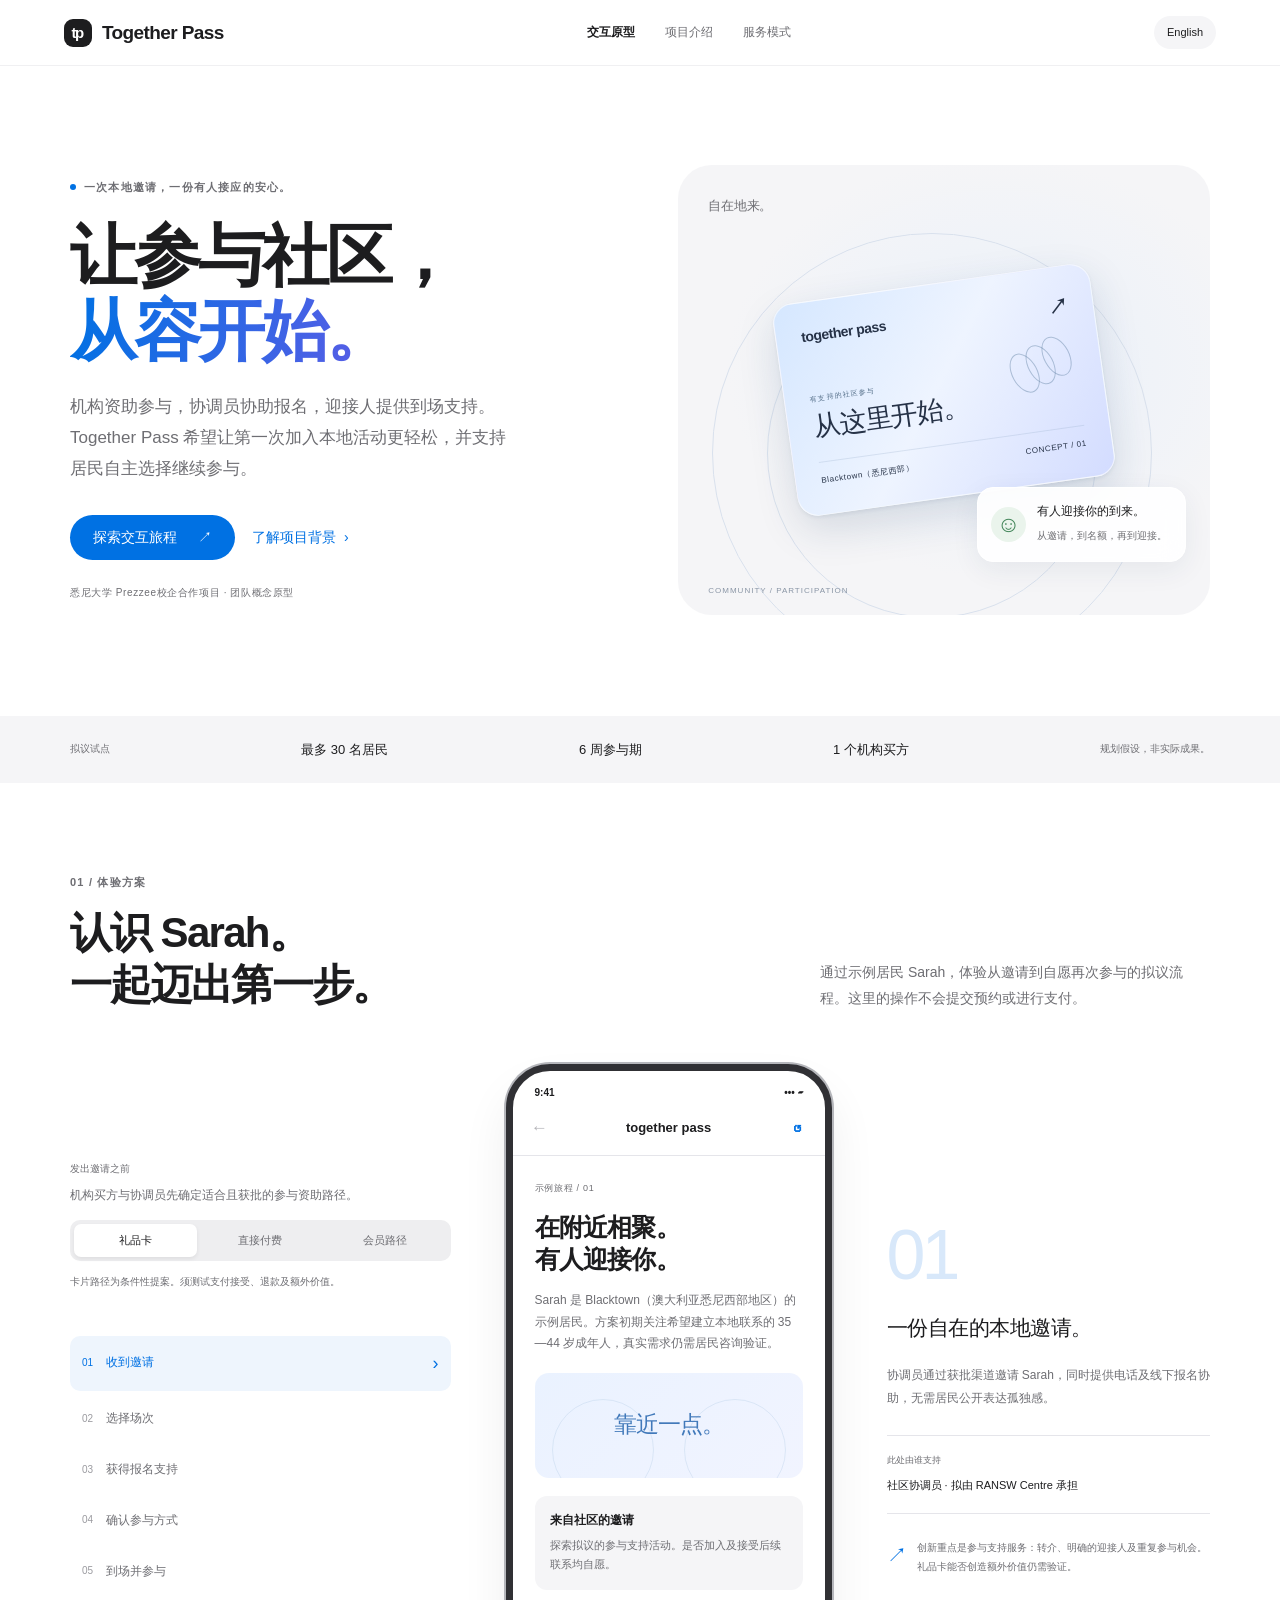
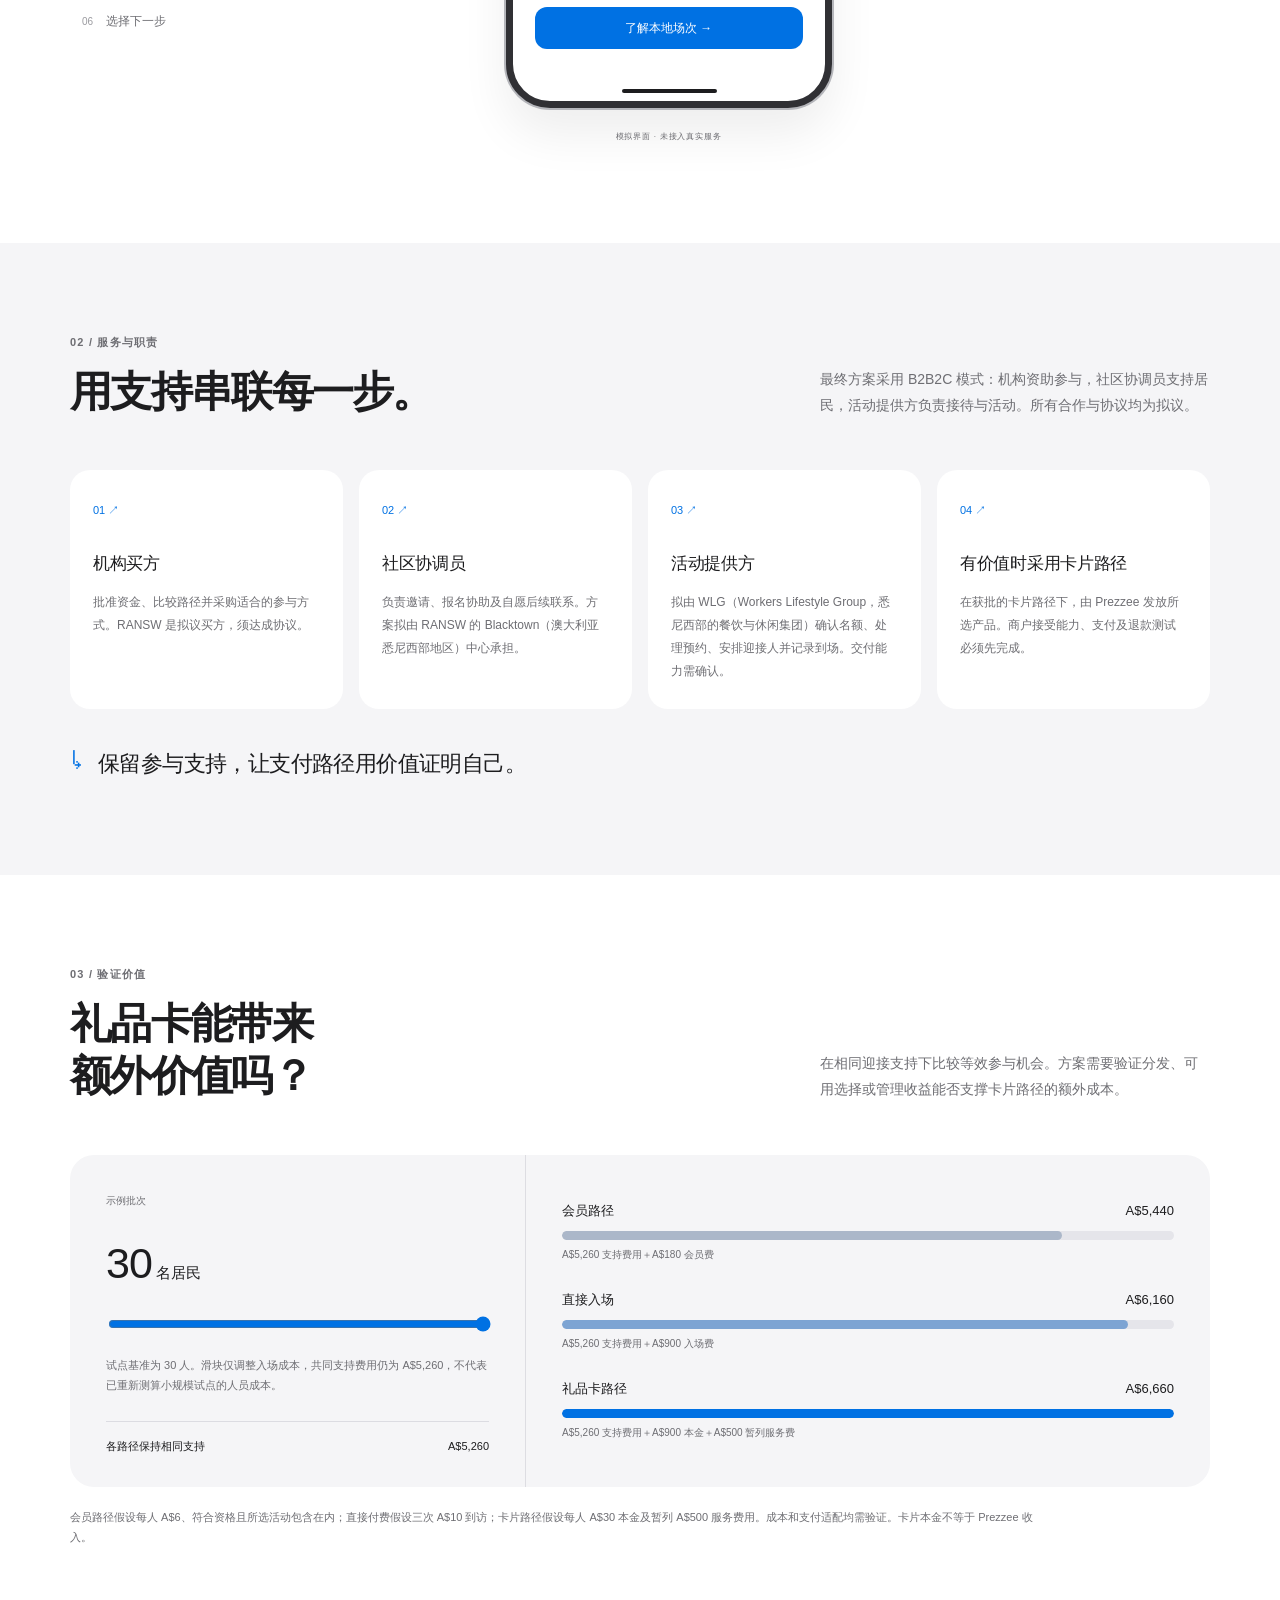
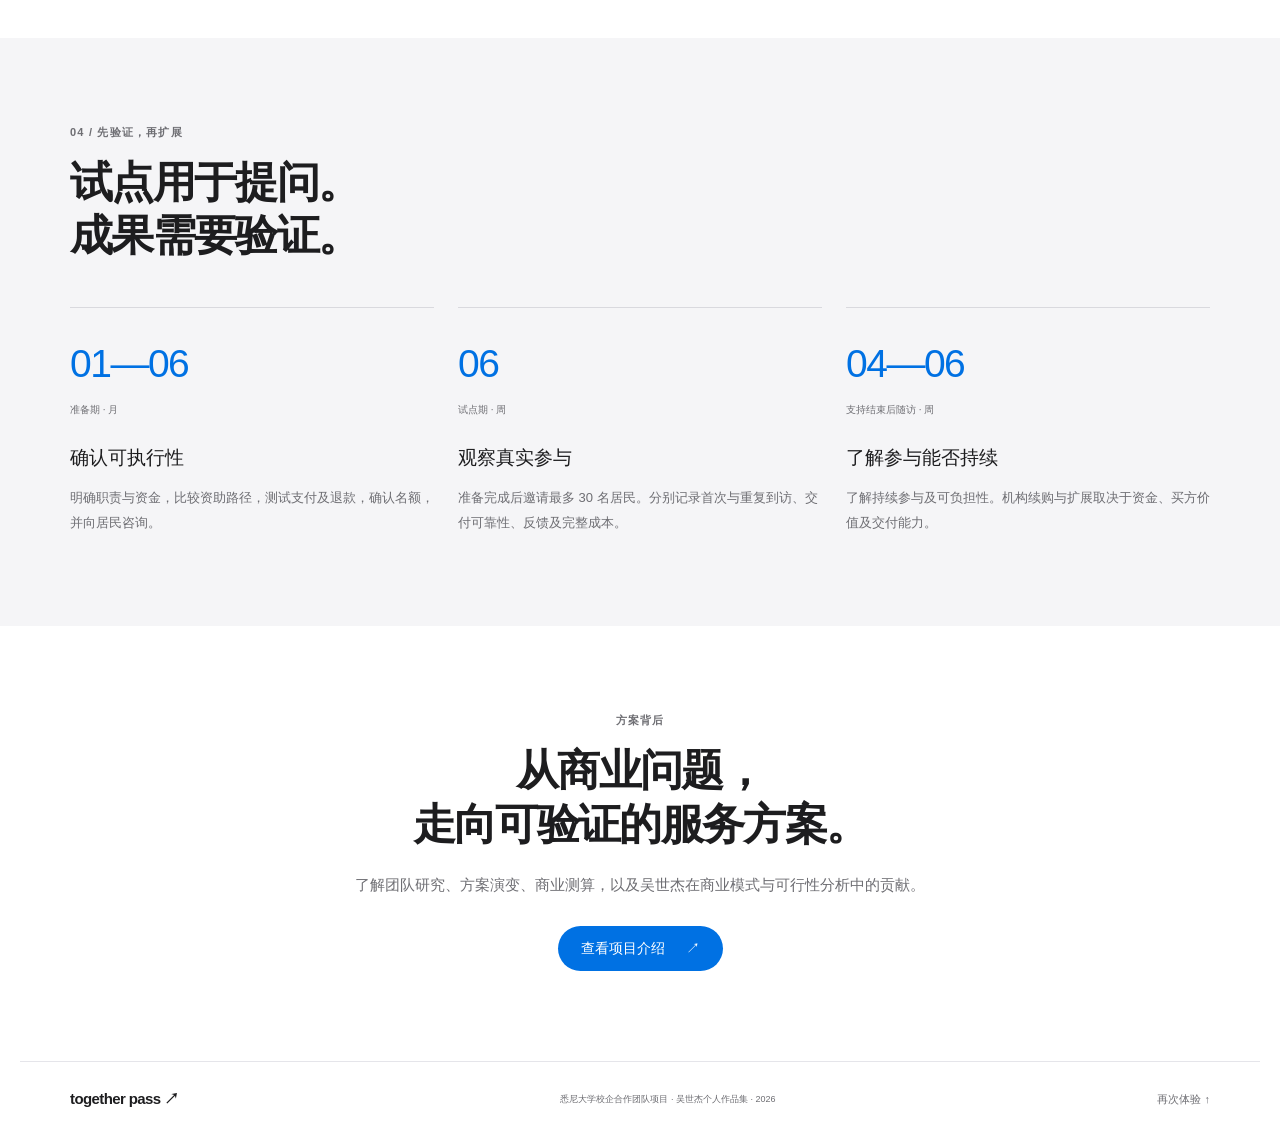
<file: index.html>
<!doctype html><html lang="zh-CN"><head><meta charset="UTF-8"><meta name="viewport" content="width=device-width,initial-scale=1"><meta name="description" content="Together Pass 是悉尼大学校企合作团队项目的机构资助社区参与方案。在这里体验居民参与旅程、资助路径与试点测算。"><meta name="theme-color" content="#f5f5f7"><title>Together Pass · 社区参与支持原型</title><link rel="stylesheet" href="style.css"></head><body>
<header><a class="brand" href="index.html"><span class="brandmark">tp</span>Together Pass</a><nav aria-label="页面导航"><a href="index.html" aria-current="page" data-en="Interactive prototype" data-zh="交互原型"></a><a href="about.html" data-en="About the project" data-zh="项目介绍"></a><a href="index.html#model" data-en="Service model" data-zh="服务模式"></a></nav><button class="lang" id="lang" aria-label="切换为英文">English</button></header>
<main><section class="hero wrap"><div class="hero-copy"><div class="eyebrow"><span class="dot"></span><span data-en="A LOCAL INVITATION. A HUMAN WELCOME." data-zh="一次本地邀请，一份有人接应的安心。"></span></div><h1 data-en="A supported start.<br>A local <i>connection.</i>" data-zh="让参与社区，<br><i>从容开始。</i>"></h1><p class="lede" data-en="An institution funds access. A coordinator helps you join. A named host welcomes you. Explore a proposed service that supports the first visit and the choice to return." data-zh="机构资助参与，协调员协助报名，迎接人提供到场支持。Together Pass 希望让第一次加入本地活动更轻松，并支持居民自主选择继续参与。"></p><a class="button dark" href="#experience"><span data-en="Explore the interactive journey" data-zh="探索交互旅程"></span><span>↗</span></a><a class="hero-about" href="about.html" data-en="Discover the project <span>›</span>" data-zh="了解项目背景 <span>›</span>"></a><div class="hero-caption" data-en="UNIVERSITY OF SYDNEY · INDUSTRY COLLABORATION · GROUP PROJECT" data-zh="悉尼大学 Prezzee校企合作项目 · 团队概念原型"></div></div><div class="hero-art" aria-label="Illustration of a community invitation"><div class="orbit o1"></div><div class="orbit o2"></div><span class="art-note" data-en="Come as you are." data-zh="自在地来。"></span><div class="pass"><div class="pass-top">together pass <span>↗</span></div><div class="pass-symbol"><span></span><span></span><span></span></div><div class="pass-label" data-en="SUPPORTED COMMUNITY ACCESS" data-zh="有支持的社区参与"></div><h2 data-en="A place to begin." data-zh="从这里开始。"></h2><div class="pass-bottom"><span data-en="BLACKTOWN, WESTERN SYDNEY" data-zh="Blacktown（悉尼西部）"></span><span>CONCEPT / 01</span></div></div><div class="welcome-note"><span class="mini-people">☺</span><div><strong data-en="Someone to welcome you." data-zh="有人迎接你的到来。"></strong><small data-en="An invitation. A place. A welcome." data-zh="从邀请，到名额，再到迎接。"></small></div></div><span class="art-index">COMMUNITY / PARTICIPATION</span></div></section>
<div class="context-strip"><div class="wrap"><span data-en="PROPOSED PILOT" data-zh="拟议试点"></span><strong data-en="Up to 30 residents" data-zh="最多 30 名居民"></strong><strong data-en="6 weeks of participation" data-zh="6 周参与期"></strong><strong data-en="1 institutional buyer" data-zh="1 个机构买方"></strong><span data-en="Planning assumptions, not results." data-zh="规划假设，非实际成果。"></span></div></div>
<section class="wrap experience" id="experience"><div class="section-heading"><div><div class="eyebrow" data-en="01 / EXPERIENCE THE IDEA" data-zh="01 / 体验方案"></div><h2 data-en="Meet Sarah.<br>Take the first step." data-zh="认识 Sarah。<br>一起迈出第一步。"></h2></div><p data-en="An illustrative resident, a proposed service. Try the journey from invitation to a voluntary next visit. Nothing here submits a booking or processes a payment." data-zh="通过示例居民 Sarah，体验从邀请到自愿再次参与的拟议流程。这里的操作不会提交预约或进行支付。"></p></div><div class="demo-grid"><div class="journey-left"><div class="route-label" data-en="BEFORE THE INVITATION" data-zh="发出邀请之前"></div><p class="route-intro" data-en="The buyer and coordinator select a suitable, approved access route first." data-zh="机构买方与协调员先确定适合且获批的参与资助路径。"></p><div class="route-picker" role="group" aria-label="Illustrative access route"><button data-route="card"></button><button data-route="direct"></button><button data-route="member"></button></div><p class="route-warning" id="route-warning"></p><div id="steps" class="steps"></div></div><div class="phone-column"><div class="phone"><div class="phone-status"><span>9:41</span><span>••• ▰</span></div><div class="phone-nav"><button id="back" aria-label="Previous step">←</button><span>together pass</span><button id="reset" aria-label="Reset demo">↺</button></div><div id="phone-content" aria-live="polite"></div><div class="phone-home"></div></div><div class="simulation" data-en="SIMULATED INTERFACE · NO LIVE INTEGRATIONS" data-zh="模拟界面 · 未接入真实服务"></div></div><aside class="journey-aside"><div class="aside-number" id="step-number">01</div><h3 id="aside-title"></h3><p id="aside-description"></p><div class="handoff"><span data-en="WHO HELPS HERE" data-zh="此处由谁支持"></span><strong id="aside-owner"></strong></div><div class="quiet-note"><span>↗</span><p data-en="The innovation is the supported service: referrals, a named host and repeat opportunities. Whether a gift card adds value still needs testing." data-zh="创新重点是参与支持服务：转介、明确的迎接人及重复参与机会。礼品卡能否创造额外价值仍需验证。"></p></div></aside></div></section>
<section class="model-section" id="model"><div class="wrap"><div class="section-heading"><div><div class="eyebrow" data-en="02 / A SERVICE, SHARED RESPONSIBILITIES" data-zh="02 / 服务与职责"></div><h2 data-en="Support connects the pieces." data-zh="用支持串联每一步。"></h2></div><p data-en="The final proposal is B2B2C: an institution funds access, a community coordinator supports residents, and an activity provider hosts them. Partners and agreements remain proposed." data-zh="最终方案采用 B2B2C 模式：机构资助参与，社区协调员支持居民，活动提供方负责接待与活动。所有合作与协议均为拟议。"></p></div><div class="roles"><article><span class="role-icon">01 ↗</span><h3 data-en="Institutional buyer" data-zh="机构买方"></h3><p data-en="Approves funds, compares routes and purchases suitable access. RANSW is the proposed buyer, subject to agreement." data-zh="批准资金、比较路径并采购适合的参与方式。RANSW 是拟议买方，须达成协议。"></p></article><article><span class="role-icon">02 ↗</span><h3 data-en="Community coordinator" data-zh="社区协调员"></h3><p data-en="Manages invitations, registration help and opt-in follow-up. The proposal places this role at RANSW’s Blacktown Centre." data-zh="负责邀请、报名协助及自愿后续联系。方案拟由 RANSW 的 Blacktown（澳大利亚悉尼西部地区）中心承担。"></p></article><article><span class="role-icon">03 ↗</span><h3 data-en="Activity provider" data-zh="活动提供方"></h3><p data-en="Workers Lifestyle Group (WLG), a Western Sydney hospitality and leisure group, is the proposed provider: confirms places, handles bookings, names a host and records visits. Capacity needs confirmation." data-zh="拟由 WLG（Workers Lifestyle Group，悉尼西部的餐饮与休闲集团）确认名额、处理预约、安排迎接人并记录到场。交付能力需确认。"></p></article><article><span class="role-icon">04 ↗</span><h3 data-en="Card delivery, if useful" data-zh="有价值时采用卡片路径"></h3><p data-en="On an approved card route, Prezzee would deliver the selected product. Merchant acceptance and payment/refund tests come first." data-zh="在获批的卡片路径下，由 Prezzee 发放所选产品。商户接受能力、支付及退款测试必须先完成。"></p></article></div><div class="principle"><span>↳</span><p data-en="Keep the welcome. Choose the payment route that earns its place." data-zh="保留参与支持，让支付路径用价值证明自己。"></p></div></div></section>
<section class="wrap economics" id="economics"><div class="section-heading"><div><div class="eyebrow" data-en="03 / TEST THE VALUE" data-zh="03 / 验证价值"></div><h2 data-en="Does a card make<br>the difference?" data-zh="礼品卡能带来<br>额外价值吗？"></h2></div><p data-en="Compare equivalent access with the same welcome support. The proposal asks whether distribution, usable choice or administration benefits justify the card premium." data-zh="在相同迎接支持下比较等效参与机会。方案需要验证分发、可用选择或管理收益能否支撑卡片路径的额外成本。"></p></div><div class="cost-panel"><div class="cost-control"><span data-en="ILLUSTRATIVE COHORT" data-zh="示例批次"></span><h3><b id="count">30</b> <span data-en="residents" data-zh="名居民"></span></h3><input aria-label="Illustrative resident count" type="range" min="1" max="30" value="30" id="resident-count"><p data-en="The pilot reference case is 30 residents. This sensitivity tool changes access costs only; shared support stays at A$5,260. It does not re-cost staffing for a smaller pilot." data-zh="试点基准为 30 人。滑块仅调整入场成本，共同支持费用仍为 A$5,260，不代表已重新测算小规模试点的人员成本。"></p><div class="cost-key"><span data-en="Equal support in every route" data-zh="各路径保持相同支持"></span><strong>A$5,260</strong></div></div><div class="cost-bars" id="cost-bars"></div></div><p class="footnote" data-en="Membership assumes eligibility and included activities at A$6 per resident. Direct entry assumes three A$10 visits. Cards assume A$30 principal per resident plus a provisional A$500 service provision. All costs and acceptance require validation. Card principal is not Prezzee revenue." data-zh="会员路径假设每人 A$6、符合资格且所选活动包含在内；直接付费假设三次 A$10 到访；卡片路径假设每人 A$30 本金及暂列 A$500 服务费用。成本和支付适配均需验证。卡片本金不等于 Prezzee 收入。"></p></section>
<section class="roadmap-section"><div class="wrap"><div class="eyebrow" data-en="04 / VALIDATE BEFORE EXPANDING" data-zh="04 / 先验证，再扩展"></div><h2 data-en="A pilot is a question.<br>Not a promised outcome." data-zh="试点用于提问。<br>成果需要验证。"></h2><div class="roadmap"><article><span>01—06</span><small data-en="PREPARATION · MONTHS" data-zh="准备期 · 月"></small><h3 data-en="Make it workable" data-zh="确认可执行性"></h3><p data-en="Agree roles and funding, compare access routes, test payment and refunds, confirm capacity and consult residents." data-zh="明确职责与资金，比较资助路径，测试支付及退款，确认名额，并向居民咨询。"></p></article><article><span>06</span><small data-en="PILOT · WEEKS" data-zh="试点期 · 周"></small><h3 data-en="Observe participation" data-zh="观察真实参与"></h3><p data-en="After preparation, invite up to 30 residents. Record first and return visits, delivery reliability, feedback and full costs separately." data-zh="准备完成后邀请最多 30 名居民。分别记录首次与重复到访、交付可靠性、反馈及完整成本。"></p></article><article><span>04—06</span><small data-en="FOLLOW-UP · WEEKS AFTER SUPPORT" data-zh="支持结束后随访 · 周"></small><h3 data-en="See what continues" data-zh="了解参与能否持续"></h3><p data-en="Check continued attendance and affordability. Repeat orders and expansion depend on funding, buyer value and delivery capacity." data-zh="了解持续参与及可负担性。机构续购与扩展取决于资金、买方价值及交付能力。"></p></article></div></div></section>
<section class="project-teaser wrap"><div class="eyebrow" data-en="BEHIND THE CONCEPT" data-zh="方案背后"></div><h2 data-en="From a business question<br>to a service worth testing." data-zh="从商业问题，<br>走向可验证的服务方案。"></h2><p data-en="Explore the team’s research, design refinement, financial assumptions and Shijie Wu’s contribution." data-zh="了解团队研究、方案演变、商业测算，以及吴世杰在商业模式与可行性分析中的贡献。"></p><a class="button dark" href="about.html"><span data-en="About the project" data-zh="查看项目介绍"></span><span>↗</span></a></section>
</main><footer class="wrap"><a class="brand" href="#">together pass ↗</a><span data-en="UNIVERSITY OF SYDNEY · GROUP PROJECT · SHIJIE WU · 2026" data-zh="悉尼大学校企合作团队项目 · 吴世杰个人作品集 · 2026"></span><a href="#experience" data-en="Try again ↑" data-zh="再次体验 ↑"></a></footer><script src="app.js"></script></body></html>
</file>
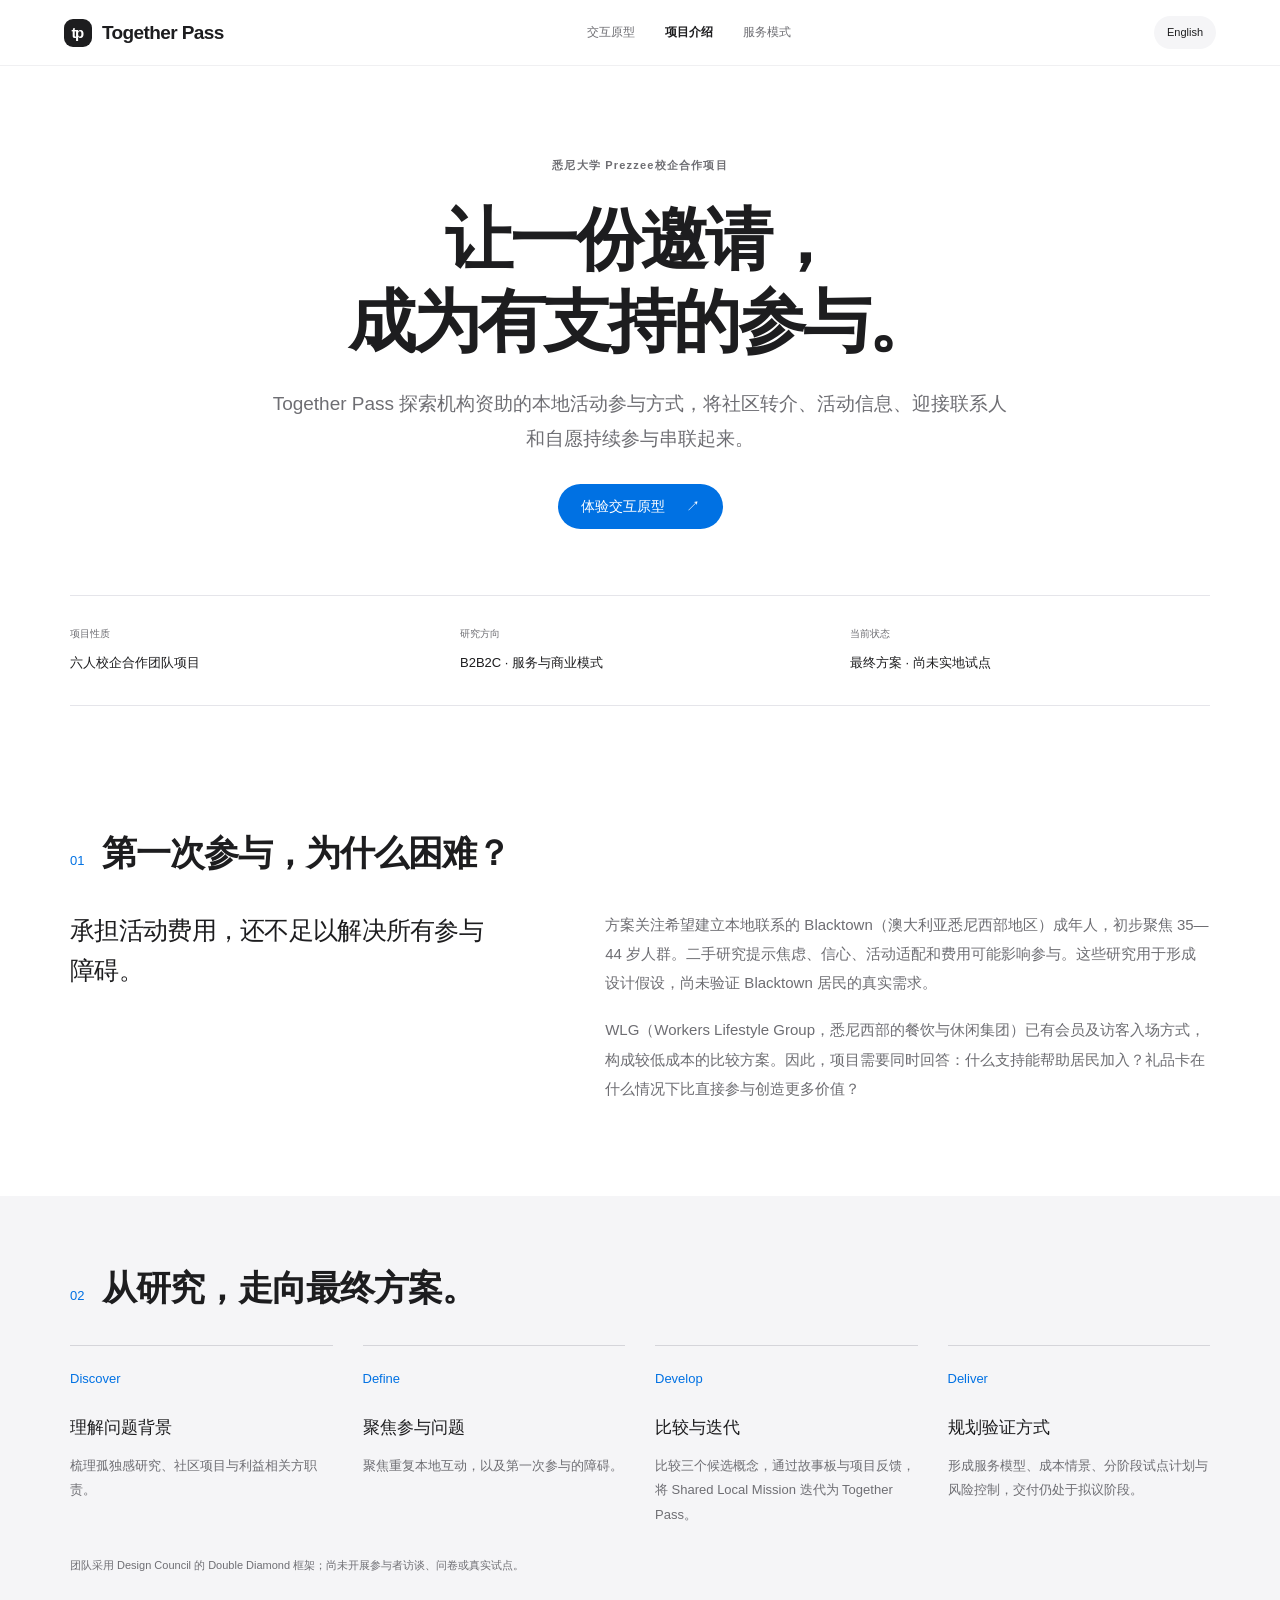
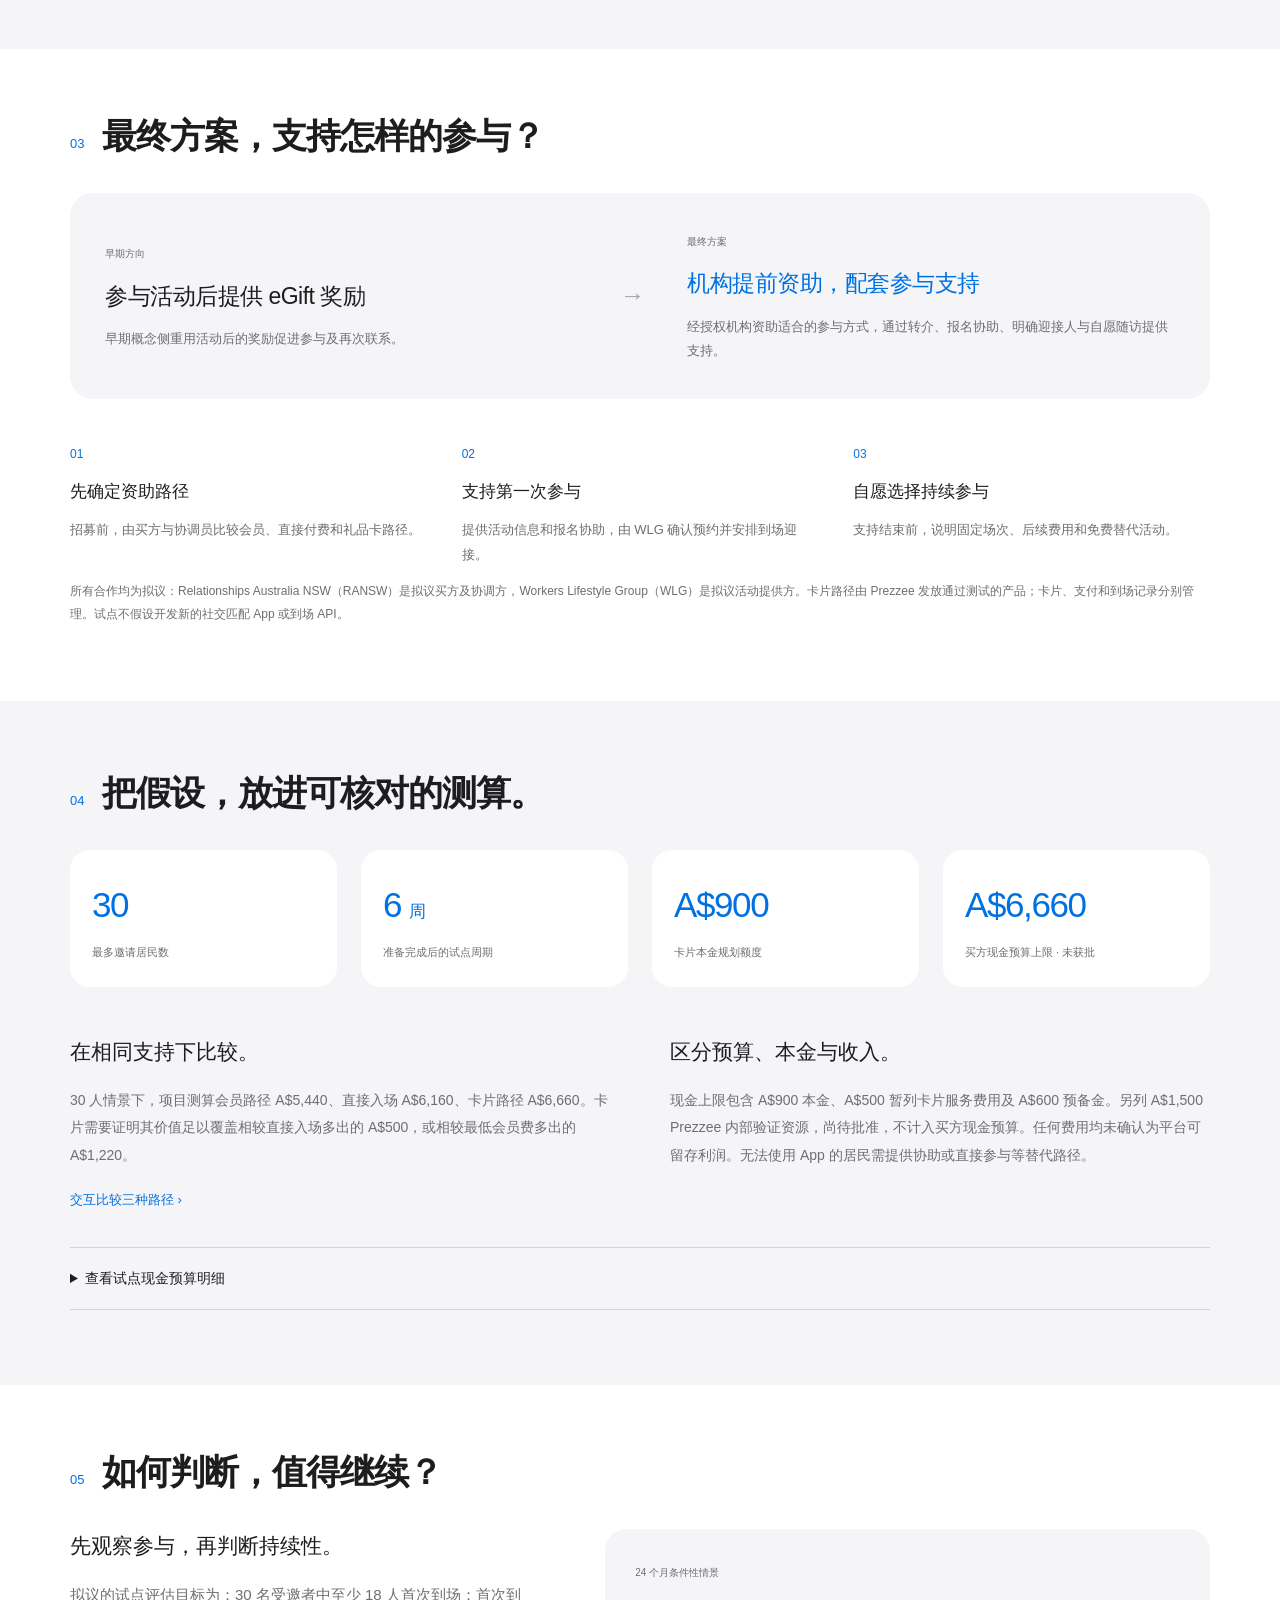
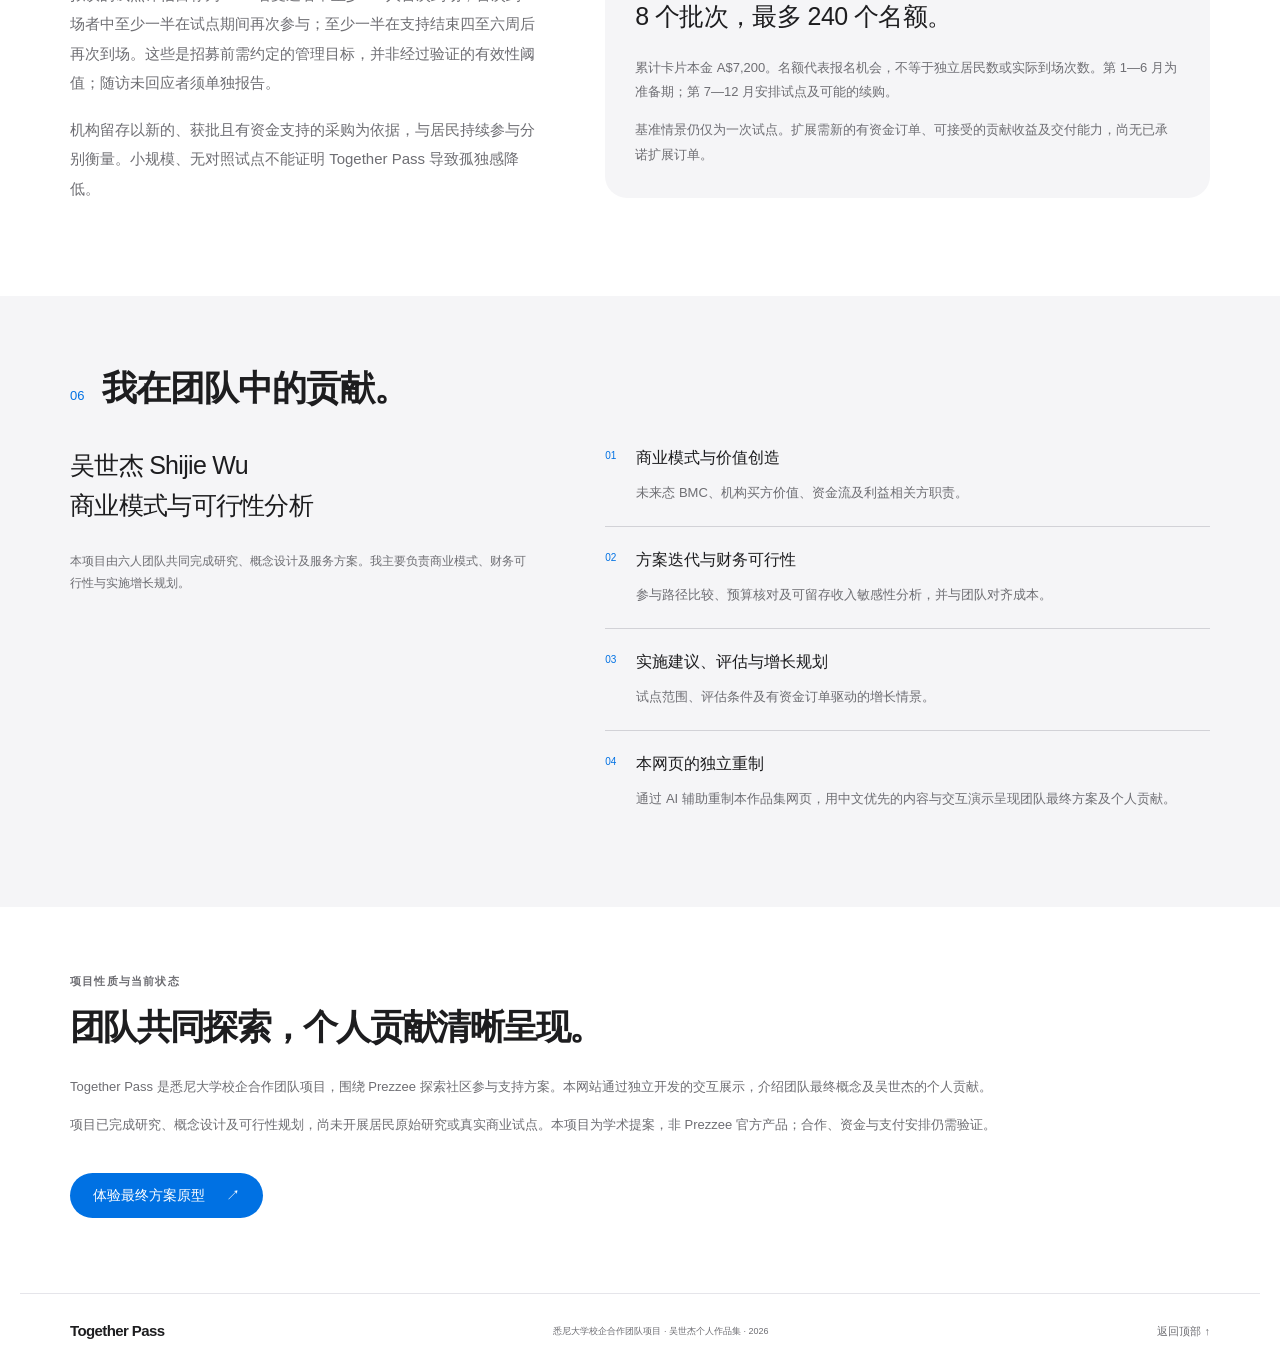
<file: about.html>
<!doctype html><html lang="zh-CN"><head><meta charset="utf-8"><meta name="viewport" content="width=device-width,initial-scale=1"><meta name="theme-color" content="#f5f5f7"><meta name="description" content="了解 Together Pass 的研究背景、最终服务方案、商业可行性和吴世杰的个人贡献。悉尼大学 Prezzee校企合作项目。"><title>Together Pass · 项目介绍</title><link rel="stylesheet" href="style.css"></head><body>
<header><a class="brand" href="index.html"><span class="brandmark">tp</span>Together Pass</a><nav aria-label="页面导航"><a href="index.html" data-en="Interactive prototype" data-zh="交互原型"></a><a href="about.html" aria-current="page" data-en="About the project" data-zh="项目介绍"></a><a href="index.html#model" data-en="Service model" data-zh="服务模式"></a></nav><button class="lang" id="lang" aria-label="切换为英文">English</button></header>
<main><section class="about-hero wrap"><div class="eyebrow" data-en="UNIVERSITY OF SYDNEY · PREZZEE INDUSTRY COLLABORATION" data-zh="悉尼大学 Prezzee校企合作项目"></div><h1 data-en="An invitation.<br>With support built in." data-zh="让一份邀请，<br>成为有支持的参与。"></h1><p data-en="Together Pass explores an institution-funded route into local activities, combining community referrals, activity information, welcome contacts and the choice to return." data-zh="Together Pass 探索机构资助的本地活动参与方式，将社区转介、活动信息、迎接联系人和自愿持续参与串联起来。"></p><a class="button dark" href="index.html#experience"><span data-en="Experience the prototype" data-zh="体验交互原型"></span><span>↗</span></a><div class="project-meta"><div><span data-en="PROJECT TYPE" data-zh="项目性质"></span><strong data-en="Six-person industry collaboration project" data-zh="六人校企合作团队项目"></strong></div><div><span data-en="FOCUS" data-zh="研究方向"></span><strong data-en="B2B2C · Service & business model" data-zh="B2B2C · 服务与商业模式"></strong></div><div><span data-en="STATUS" data-zh="当前状态"></span><strong data-en="Final proposal · not piloted" data-zh="最终方案 · 尚未实地试点"></strong></div></div></section>
<section class="case-section wrap"><div class="case-section-heading"><span class="chapter">01</span><h2 data-en="The problem behind the first visit." data-zh="第一次参与，为什么困难？"></h2></div><div class="case-two"><p class="case-lead" data-en="Paying for an activity does not resolve every barrier to joining it." data-zh="承担活动费用，还不足以解决所有参与障碍。"></p><div class="case-prose"><p data-en="The proposal focuses on adults in Blacktown (Western Sydney, Australia) seeking local connection, initially emphasising ages 35–44. Secondary research points to anxiety, confidence, activity fit and cost as potential barriers. These findings inform a design hypothesis; Blacktown residents’ needs have not yet been tested." data-zh="方案关注希望建立本地联系的 Blacktown（澳大利亚悉尼西部地区）成年人，初步聚焦 35—44 岁人群。二手研究提示焦虑、信心、活动适配和费用可能影响参与。这些研究用于形成设计假设，尚未验证 Blacktown 居民的真实需求。"></p><p data-en="Workers Lifestyle Group (WLG), a Western Sydney hospitality and leisure group, offers membership and visitor-entry options that provide a lower-cost comparison. The proposal therefore asks two questions: what support helps residents join, and when does a gift-card route add value over direct access?" data-zh="WLG（Workers Lifestyle Group，悉尼西部的餐饮与休闲集团）已有会员及访客入场方式，构成较低成本的比较方案。因此，项目需要同时回答：什么支持能帮助居民加入？礼品卡在什么情况下比直接参与创造更多价值？"></p></div></div></section>
<section class="case-band"><div class="wrap"><div class="case-section-heading"><span class="chapter">02</span><h2 data-en="From research to a final proposal." data-zh="从研究，走向最终方案。"></h2></div><div class="method-grid"><article><span>Discover</span><h3 data-en="Understand the context" data-zh="理解问题背景"></h3><p data-en="Review loneliness evidence, community programmes and stakeholder roles." data-zh="梳理孤独感研究、社区项目与利益相关方职责。"></p></article><article><span>Define</span><h3 data-en="Focus the problem" data-zh="聚焦参与问题"></h3><p data-en="Prioritise repeated local interaction and barriers to the first visit." data-zh="聚焦重复本地互动，以及第一次参与的障碍。"></p></article><article><span>Develop</span><h3 data-en="Compare and refine" data-zh="比较与迭代"></h3><p data-en="Compare three concepts; refine Shared Local Mission into Together Pass through storyboards and feedback." data-zh="比较三个候选概念，通过故事板与项目反馈，将 Shared Local Mission 迭代为 Together Pass。"></p></article><article><span>Deliver</span><h3 data-en="Plan validation" data-zh="规划验证方式"></h3><p data-en="Develop service models, cost scenarios, a staged pilot plan and risk controls. Delivery remains proposed." data-zh="形成服务模型、成本情景、分阶段试点计划与风险控制，交付仍处于拟议阶段。"></p></article></div><p class="method-source" data-en="Team approach: Double Diamond, informed by the Design Council. No participant interviews, surveys or live pilot have been completed." data-zh="团队采用 Design Council 的 Double Diamond 框架；尚未开展参与者访谈、问卷或真实试点。"></p></div></section>
<section class="case-section wrap"><div class="case-section-heading"><span class="chapter">03</span><h2 data-en="The final service proposition." data-zh="最终方案，支持怎样的参与？"></h2></div><div class="evolution"><div><span data-en="EARLIER DIRECTION" data-zh="早期方向"></span><h3 data-en="Post-attendance eGift rewards" data-zh="参与活动后提供 eGift 奖励"></h3><p data-en="An early concept focused on rewarding participation and prompting reconnection." data-zh="早期概念侧重用活动后的奖励促进参与及再次联系。"></p></div><span class="evolution-arrow">→</span><div><span data-en="FINAL PROPOSAL" data-zh="最终方案"></span><h3 data-en="Upfront institution-funded support" data-zh="机构提前资助，配套参与支持"></h3><p data-en="An authorised institution funds suitable access. Referrals, registration assistance, named hosts and optional follow-up support participation." data-zh="经授权机构资助适合的参与方式，通过转介、报名协助、明确迎接人与自愿随访提供支持。"></p></div></div><div class="service-chain"><div><b>01</b><h3 data-en="Approve the route" data-zh="先确定资助路径"></h3><p data-en="Buyer and coordinator compare membership, direct payment and cards before enrolment." data-zh="招募前，由买方与协调员比较会员、直接付费和礼品卡路径。"></p></div><div><b>02</b><h3 data-en="Support the first visit" data-zh="支持第一次参与"></h3><p data-en="Residents receive activity information and help with registration. WLG confirms bookings and hosts arrivals." data-zh="提供活动信息和报名协助，由 WLG 确认预约并安排到场迎接。"></p></div><div><b>03</b><h3 data-en="Keep continuation optional" data-zh="自愿选择持续参与"></h3><p data-en="Explain recurring sessions, future costs and free alternatives before support ends." data-zh="支持结束前，说明固定场次、后续费用和免费替代活动。"></p></div></div><p class="case-note" data-en="All partners are proposed. Relationships Australia NSW (RANSW) is the proposed buyer/coordinator and Workers Lifestyle Group (WLG) the proposed activity provider. On the card route, Prezzee delivers a tested product; card, payment and attendance records stay separate. The pilot assumes no new social-matching app or attendance API." data-zh="所有合作均为拟议：Relationships Australia NSW（RANSW）是拟议买方及协调方，Workers Lifestyle Group（WLG）是拟议活动提供方。卡片路径由 Prezzee 发放通过测试的产品；卡片、支付和到场记录分别管理。试点不假设开发新的社交匹配 App 或到场 API。"></p></section>
<section class="case-band"><div class="wrap"><div class="case-section-heading"><span class="chapter">04</span><h2 data-en="A pilot with explicit assumptions." data-zh="把假设，放进可核对的测算。"></h2></div><div class="fact-grid"><article><b>30</b><span data-en="Maximum invited residents" data-zh="最多邀请居民数"></span></article><article><b>6 <small data-en="weeks" data-zh="周"></small></b><span data-en="Pilot, after preparation" data-zh="准备完成后的试点周期"></span></article><article><b>A$900</b><span data-en="Card principal allowance" data-zh="卡片本金规划额度"></span></article><article><b>A$6,660</b><span data-en="Buyer cash ceiling · unapproved" data-zh="买方现金预算上限 · 未获批"></span></article></div><div class="case-two finance-copy"><div><h3 data-en="Compare the same support." data-zh="在相同支持下比较。"></h3><p data-en="For 30 residents, the project models A$5,440 for membership, A$6,160 for direct visitor entry and A$6,660 for cards. Cards must justify a premium of A$500 over visitor entry or A$1,220 over minimum membership." data-zh="30 人情景下，项目测算会员路径 A$5,440、直接入场 A$6,160、卡片路径 A$6,660。卡片需要证明其价值足以覆盖相较直接入场多出的 A$500，或相较最低会员费多出的 A$1,220。"></p><a class="text-link" href="index.html#economics" data-en="Explore the cost comparison ›" data-zh="交互比较三种路径 ›"></a></div><div><h3 data-en="Separate budget from revenue." data-zh="区分预算、本金与收入。"></h3><p data-en="The cash ceiling includes A$900 principal, an A$500 card-service provision and A$600 contingency. A separate A$1,500 Prezzee internal validation resource is unapproved and outside buyer cash. No fee is confirmed as retained profit. Residents unable to use an app need assisted or direct-access alternatives." data-zh="现金上限包含 A$900 本金、A$500 暂列卡片服务费用及 A$600 预备金。另列 A$1,500 Prezzee 内部验证资源，尚待批准，不计入买方现金预算。任何费用均未确认为平台可留存利润。无法使用 App 的居民需提供协助或直接参与等替代路径。"></p></div></div><details class="budget-details"><summary data-en="View the pilot cash-budget breakdown" data-zh="查看试点现金预算明细"></summary><div class="table-scroll"><table><caption data-en="Pilot cash budget · team planning estimates, AUD" data-zh="试点现金预算 · 团队规划估算，单位：澳元"></caption><thead><tr><th data-en="Budget item" data-zh="预算项目"></th><th data-en="Allowance" data-zh="规划额度"></th></tr></thead><tbody><tr><td data-en="Additional welcome support" data-zh="额外迎接支持"></td><td>A$1,620</td></tr><tr><td data-en="Coordination" data-zh="协调工作"></td><td>A$1,650</td></tr><tr><td data-en="Card principal" data-zh="礼品卡本金"></td><td>A$900</td></tr><tr><td data-en="Temporary space" data-zh="临时场地"></td><td>A$240</td></tr><tr><td data-en="Materials" data-zh="物料"></td><td>A$150</td></tr><tr><td data-en="Evaluation" data-zh="评估"></td><td>A$600</td></tr><tr><td data-en="Gifting services · provisional" data-zh="礼品卡服务 · 暂列"></td><td>A$500</td></tr><tr><td data-en="Publicity" data-zh="宣传"></td><td>A$200</td></tr><tr><td data-en="Participation assistance" data-zh="参与协助"></td><td>A$200</td></tr><tr><td data-en="Contingency" data-zh="预备金"></td><td>A$600</td></tr></tbody><tfoot><tr><th data-en="Total buyer cash ceiling" data-zh="买方现金预算上限"></th><th>A$6,660</th></tr></tfoot></table></div><p data-en="Not an approved budget or supplier quotation. Confirm funding, rates, applicable taxes and cost ownership before launch." data-zh="这不是获批预算或供应商报价。启动前需确认资金、单价、适用税费及各项成本承担方。"></p></details></div></section>
<section class="case-section wrap"><div class="case-section-heading"><span class="chapter">05</span><h2 data-en="What would count as progress?" data-zh="如何判断，值得继续？"></h2></div><div class="case-two"><div class="case-prose"><h3 data-en="Observe participation, then assess continuity." data-zh="先观察参与，再判断持续性。"></h3><p data-en="The proposed pilot targets are that at least 18 of 30 invitees attend once, at least half of first attendees return during the pilot, and at least half attend again four to six weeks after support ends. These are management targets to agree before recruitment, not validated efficacy thresholds. Nonresponse is reported separately." data-zh="拟议的试点评估目标为：30 名受邀者中至少 18 人首次到场；首次到场者中至少一半在试点期间再次参与；至少一半在支持结束四至六周后再次到场。这些是招募前需约定的管理目标，并非经过验证的有效性阈值；随访未回应者须单独报告。"></p><p data-en="Buyer retention means a new approved, funded purchase. It is different from resident retention. A small uncontrolled pilot cannot prove that Together Pass reduces loneliness." data-zh="机构留存以新的、获批且有资金支持的采购为依据，与居民持续参与分别衡量。小规模、无对照试点不能证明 Together Pass 导致孤独感降低。"></p></div><div class="growth-card"><span data-en="CONDITIONAL 24-MONTH SCENARIO" data-zh="24 个月条件性情景"></span><strong data-en="8 cohorts. Up to 240 places." data-zh="8 个批次，最多 240 个名额。"></strong><p data-en="A$7,200 cumulative card principal. Places are enrolment opportunities, not unique residents or actual visits. Months 1–6 are preparation; the pilot and possible repeat begin within Months 7–12." data-zh="累计卡片本金 A$7,200。名额代表报名机会，不等于独立居民数或实际到场次数。第 1—6 月为准备期；第 7—12 月安排试点及可能的续购。"></p><p data-en="The reference case remains one pilot. Expansion requires new funded orders, acceptable contribution and delivery capacity; no expansion orders are committed." data-zh="基准情景仍仅为一次试点。扩展需新的有资金订单、可接受的贡献收益及交付能力，尚无已承诺扩展订单。"></p></div></div></section>
<section class="case-band"><div class="wrap"><div class="case-section-heading"><span class="chapter">06</span><h2 data-en="My role in the team." data-zh="我在团队中的贡献。"></h2></div><div class="case-two"><div><p class="case-lead" data-en="Shijie Wu<br>Business model & feasibility analysis" data-zh="吴世杰 Shijie Wu<br>商业模式与可行性分析"></p><p class="case-note" data-en="Our six-person team jointly developed the research, concept and service proposal. My focus was the business model, financial feasibility and implementation and growth planning." data-zh="本项目由六人团队共同完成研究、概念设计及服务方案。我主要负责商业模式、财务可行性与实施增长规划。"></p></div><div class="contributions"><div class="contribution"><span>01</span><div><h4 data-en="Business model and value creation" data-zh="商业模式与价值创造"></h4><p data-en="Future-state BMC, institutional buyer value, funding flows and stakeholder roles." data-zh="未来态 BMC、机构买方价值、资金流及利益相关方职责。"></p></div></div><div class="contribution"><span>02</span><div><h4 data-en="Refinement and financial feasibility" data-zh="方案迭代与财务可行性"></h4><p data-en="Access-route comparison, budget reconciliation and retained-income sensitivity, with cost alignment by the team." data-zh="参与路径比较、预算核对及可留存收入敏感性分析，并与团队对齐成本。"></p></div></div><div class="contribution"><span>03</span><div><h4 data-en="Recommendation, evaluation and growth" data-zh="实施建议、评估与增长规划"></h4><p data-en="Pilot scope, evaluation gates and funded-order growth scenarios." data-zh="试点范围、评估条件及有资金订单驱动的增长情景。"></p></div></div><div class="contribution"><span>04</span><div><h4 data-en="This portfolio reconstruction" data-zh="本网页的独立重制"></h4><p data-en="An AI-assisted website reconstruction presenting the final team concept and my role, with Chinese-first content and an interactive demonstration." data-zh="通过 AI 辅助重制本作品集网页，用中文优先的内容与交互演示呈现团队最终方案及个人贡献。"></p></div></div></div></div></div></section>
<section class="case-section wrap project-provenance"><div class="eyebrow" data-en="PROJECT STATUS" data-zh="项目性质与当前状态"></div><h2 data-en="A team project. A clear personal contribution." data-zh="团队共同探索，个人贡献清晰呈现。"></h2><p data-en="Together Pass is a University of Sydney industry collaboration team project exploring a community participation proposal for Prezzee. This website presents the team’s final concept and Shijie Wu’s contribution through an independently developed interactive portfolio." data-zh="Together Pass 是悉尼大学校企合作团队项目，围绕 Prezzee 探索社区参与支持方案。本网站通过独立开发的交互展示，介绍团队最终概念及吴世杰的个人贡献。"></p><p data-en="The project has completed research, concept development and feasibility planning. It has not conducted resident primary research or a live commercial pilot. This is an academic proposal, not an official Prezzee product; partnerships, funding and payment arrangements still require validation." data-zh="项目已完成研究、概念设计及可行性规划，尚未开展居民原始研究或真实商业试点。本项目为学术提案，非 Prezzee 官方产品；合作、资金与支付安排仍需验证。"></p><div class="about-end"><a class="button dark" href="index.html#experience"><span data-en="Try the final-concept prototype" data-zh="体验最终方案原型"></span><span>↗</span></a></div></section></main>
<footer class="wrap"><a class="brand" href="index.html">Together Pass</a><span data-en="UNIVERSITY OF SYDNEY · GROUP PROJECT · SHIJIE WU · 2026" data-zh="悉尼大学校企合作团队项目 · 吴世杰个人作品集 · 2026"></span><a href="#" data-en="Back to top ↑" data-zh="返回顶部 ↑"></a></footer><script src="about.js"></script></body></html>
</file>
<file: style.css>
:root{--paper:#fff;--ink:#1d1d1f;--muted:#6e6e73;--blue:#0071e3;--line:#d2d2d7;--soft:#f5f5f7;--plum:#1d1d1f;--orange:#0071e3;--cream:#f5f5f7}*{box-sizing:border-box}html{scroll-behavior:smooth;scroll-padding-top:86px}body{margin:0;background:var(--paper);color:var(--ink);font-family:-apple-system,BlinkMacSystemFont,'SF Pro Display','SF Pro Text','Helvetica Neue','PingFang SC','Microsoft YaHei',sans-serif;font-size:15px;line-height:1.65;-webkit-font-smoothing:antialiased}button,input,select,a{-webkit-tap-highlight-color:transparent}button,a{touch-action:manipulation}button{font:inherit;cursor:pointer}a{color:inherit;text-decoration:none}button:focus-visible,a:focus-visible,input:focus-visible,select:focus-visible,summary:focus-visible{outline:3px solid #0071e399;outline-offset:5px}button:disabled{cursor:not-allowed}header{height:66px;display:flex;align-items:center;justify-content:space-between;padding:0 max(5%,calc((100vw - 1220px)/2));border-bottom:1px solid #d2d2d755;background:#ffffffda;backdrop-filter:blur(24px);-webkit-backdrop-filter:blur(24px);position:sticky;top:0;z-index:20;gap:25px}.brand{font-weight:600;font-size:19px;display:flex;align-items:center;gap:10px;letter-spacing:-.6px;white-space:nowrap}.brandmark{background:#1d1d1f;color:white;border-radius:9px;width:28px;height:28px;font-size:15px;letter-spacing:-1.5px;text-align:center;line-height:28px;padding-right:2px}.edition{display:none}nav{display:flex;gap:30px;font-size:12px;align-items:center}nav a{color:var(--muted);white-space:nowrap}nav a:hover,nav a[aria-current]{color:var(--ink)}nav a[aria-current]{font-weight:600}.lang{border:0;background:#f5f5f7;border-radius:20px;padding:7px 13px;font-size:11px;color:var(--ink)}.wrap{max-width:1240px;margin:auto;padding-left:50px;padding-right:50px}.hero{display:grid;grid-template-columns:1.05fr 1fr;gap:50px;align-items:center;padding-top:88px;padding-bottom:90px;min-height:650px}.eyebrow{font-size:11px;letter-spacing:1.2px;font-weight:600;color:var(--muted);display:flex;align-items:center;gap:8px}.dot{width:6px;height:6px;border-radius:50%;background:var(--blue)}h1,h2,h3,h4,p{margin-top:0}h1{font-size:clamp(50px,5.2vw,70px);font-weight:600;line-height:1.12;letter-spacing:-3px;margin:23px 0 24px}h1 i{font-style:normal;background:linear-gradient(100deg,#0071e3,#5e5ce6);background-clip:text;-webkit-background-clip:text;color:transparent}.lede{font-size:17px;line-height:1.8;color:var(--muted);max-width:450px;margin-bottom:28px}.button{border:0;display:inline-flex;justify-content:center;align-items:center;gap:21px;padding:12px 23px;border-radius:25px;font-weight:400;font-size:14px;line-height:1.5}.dark{background:var(--blue);color:#fff}.dark:hover{background:#0077ed}.hero-about{display:inline-flex;color:var(--blue);align-items:center;gap:8px;font-size:14px;margin:14px 0 0 17px}.hero-caption{font-size:10px;color:var(--muted);letter-spacing:.6px;margin-top:25px}.hero-art{height:450px;position:relative;display:flex;align-items:center;justify-content:center;background:radial-gradient(ellipse at 60% 45%,#d7e9ff66,transparent 60%),var(--soft);border-radius:34px;overflow:hidden}.orbit{position:absolute;border:1px solid #d9e1ed;border-radius:50%;width:440px;height:440px;left:34px;top:68px}.o2{width:330px;height:330px;left:89px;top:123px}.art-note{position:absolute;top:30px;left:30px;font-size:13px;color:var(--muted);letter-spacing:-.2px}.pass{position:relative;transform:rotate(-8deg);width:320px;height:214px;box-shadow:0 15px 40px #193c6426,0 2px 4px #132b4a12;border:1px solid #fff9;border-radius:20px;background:linear-gradient(125deg,#d5e7ff 0%,#eef4ff 48%,#d3dcff 100%);padding:23px 25px;color:#263247}.pass-top{display:flex;justify-content:space-between;font-size:14px;font-weight:600;letter-spacing:-.5px}.pass-top>span{font-size:20px}.pass-symbol{display:flex;position:absolute;right:29px;top:72px;gap:0;transform:rotate(-20deg)}.pass-symbol span{height:42px;width:26px;border:1px solid #54759966;border-radius:50%;margin-left:-8px}.pass-label{font-size:7px;letter-spacing:1.2px;margin-top:35px;color:#56708a}.pass h2{font-size:27px;font-weight:500;letter-spacing:-1px;margin:6px 0 18px}.pass-bottom{display:flex;justify-content:space-between;border-top:1px solid #93a8c544;padding-top:11px;font-size:8px;letter-spacing:.6px}.welcome-note{position:absolute;bottom:53px;right:24px;display:flex;align-items:center;gap:11px;background:#ffffffe8;backdrop-filter:blur(12px);padding:14px 18px 14px 13px;border:1px solid white;border-radius:16px;box-shadow:0 8px 28px #16365612}.mini-people{background:#eaf4ec;color:#408457;display:flex;align-items:center;justify-content:center;font-size:23px;border-radius:50%;width:35px;height:35px}.welcome-note strong{font-size:12px;display:block;font-weight:500}.welcome-note small{font-size:10px;color:var(--muted)}.art-index{position:absolute;bottom:18px;left:30px;font-size:8px;letter-spacing:1px;color:#8995a5}.context-strip{background:var(--soft)}.context-strip .wrap{display:flex;align-items:center;justify-content:space-between;gap:15px;padding-top:23px;padding-bottom:23px}.context-strip span{font-size:10px;color:var(--muted)}.context-strip strong{font-size:13px;font-weight:500}.section-heading{display:flex;justify-content:space-between;gap:45px;align-items:flex-end;margin-bottom:52px}.section-heading h2,h2{font-size:42px;line-height:1.25;letter-spacing:-1.7px;font-weight:600;margin:15px 0 0}.section-heading>p{color:var(--muted);max-width:390px;font-size:14px;line-height:1.85;margin:0}.experience{padding-top:90px;padding-bottom:100px}.demo-grid{display:grid;grid-template-columns:1fr 350px .85fr;gap:43px;align-items:center}.route-label{font-size:10px;color:var(--muted);font-weight:500}.route-intro{font-size:12px;color:var(--muted);margin:8px 0 15px}.route-picker{display:flex;border-radius:10px;padding:4px;gap:2px;background:#eeeef0}.route-picker button{border:0;background:none;color:var(--muted);font-size:11px;padding:7px 6px;flex:1;border-radius:7px;white-space:nowrap}.route-picker button.active{background:#fff;color:var(--ink);box-shadow:0 2px 4px #00000012}.route-warning{font-size:10px;color:var(--muted);min-height:43px;margin:12px 0 20px;line-height:1.8}.steps{display:flex;flex-direction:column;gap:5px}.step{width:100%;display:flex;gap:13px;align-items:center;border:0;border-radius:10px;background:transparent;padding:13px 12px;text-align:left;font-size:12px;color:var(--muted)}.step span{font-size:10px;color:#9b9ba0}.step.active{font-weight:500;color:var(--blue);background:#eef5fd}.step.active span{color:var(--blue)}.step.active:after{content:'›';font-size:18px;margin-left:auto;color:var(--blue)}.phone{width:326px;margin:auto;background:#fff;border:7px solid #303034;border-radius:44px;box-shadow:0 0 0 2px #b5b6bb,0 26px 48px #00000012;height:644px;position:relative;overflow:hidden}.phone-status{padding:14px 22px 6px;display:flex;justify-content:space-between;font-size:10px;font-weight:600}.phone-nav{display:flex;align-items:center;justify-content:space-between;border-bottom:1px solid #e5e5ea;padding:6px 12px 12px;font-size:13px;font-weight:600}.phone-nav button{background:transparent;border:0;font-size:17px;width:30px;height:30px;color:var(--blue)}.phone-nav button:disabled{color:#b3b3b8}.phone-home{width:95px;height:4px;background:var(--ink);border-radius:5px;position:absolute;bottom:8px;left:calc(50% - 47px)}#phone-content{height:515px;overflow:auto;padding:25px 22px 30px;scrollbar-width:thin}.screen-tag{font-size:9px;letter-spacing:.7px;color:var(--muted)}.phone h3{font-size:25px;letter-spacing:-.8px;line-height:1.3;margin:15px 0 14px;font-weight:600}.phone p{font-size:12px;color:var(--muted);line-height:1.8;margin-bottom:17px}.phone .phone-button{display:block;width:100%;border:0;background:var(--blue);color:white;padding:12px 9px;font-size:12px;border-radius:12px;margin-top:17px;line-height:1.5}.phone .secondary{background:#f2f2f7;color:var(--blue);margin-top:8px}.screen-art{height:105px;background:linear-gradient(135deg,#eaf2ff,#f1f4ff);position:relative;border-radius:14px;margin:18px 0;display:flex;align-items:center;justify-content:center;overflow:hidden}.screen-art:before,.screen-art:after{content:'';position:absolute;width:100px;height:100px;border-radius:50%;border:1px solid #b9cfe866}.screen-art:before{left:17px;top:26px}.screen-art:after{right:17px;top:26px}.screen-art span{font-size:23px;z-index:1;color:#4179ba;letter-spacing:-1px}.info-card{padding:15px;background:var(--soft);border-radius:12px;margin:14px 0;font-size:12px}.info-card strong{display:block;font-size:12px;font-weight:600;margin-bottom:5px}.info-card small{display:block;color:var(--muted);font-size:11px;line-height:1.8}.phone label{display:block;font-size:11px;font-weight:500;margin:14px 0}.phone select{width:100%;padding:12px;margin-top:7px;background:#f5f5f7;border:1px solid #dedee3;border-radius:10px;font:12px -apple-system,BlinkMacSystemFont,sans-serif;color:var(--ink)}.demo-check{display:flex!important;gap:8px;align-items:flex-start;font-size:11px!important;font-weight:400!important;line-height:1.75}.demo-check input{margin-top:4px;accent-color:var(--blue);width:15px;height:15px;flex:none}.phone-button:disabled{opacity:.4}.phone .success{color:#248a3d;background:#e9f6ed;text-align:center;font-size:25px;padding:8px;border-radius:50%;width:48px;height:48px;line-height:32px;margin:9px 0 20px}.phone .mock-card{background:linear-gradient(125deg,#e3edff,#d8dfff);color:#283854;border-radius:14px;padding:17px;margin:18px 0}.mock-card small{font-size:9px}.mock-card b{font-size:33px;display:block;font-weight:500;margin:7px 0}.mock-card span{font-size:9px}.simulation{text-align:center;font-size:8px;letter-spacing:.8px;color:var(--muted);margin-top:22px}.aside-number{font-size:70px;letter-spacing:-4px;font-weight:500;line-height:1;color:#d8e8fa;margin-bottom:23px}.journey-aside h3{font-size:21px;letter-spacing:-.5px;line-height:1.45;font-weight:500}.journey-aside>p{font-size:12px;line-height:1.9;color:var(--muted)}.handoff{border-top:1px solid #e5e5ea;border-bottom:1px solid #e5e5ea;padding:17px 0;margin-top:25px}.handoff span{font-size:9px;display:block;color:var(--muted);margin-bottom:4px}.handoff strong{font-size:11px;font-weight:500}.quiet-note{display:flex;gap:10px;margin-top:25px}.quiet-note>span{color:var(--blue);font-size:20px}.quiet-note p{font-size:10px;color:var(--muted);line-height:1.85}.model-section{background:var(--soft);padding:90px 0}.roles{display:grid;grid-template-columns:repeat(4,1fr);gap:16px}.roles article{padding:27px 23px;background:white;border-radius:20px}.role-icon{font-size:11px;color:var(--blue)}.roles h3{font-size:17px;font-weight:500;letter-spacing:-.3px;margin:28px 0 13px}.roles p{font-size:12px;color:var(--muted);line-height:1.9;margin:0}.principle{padding-top:34px;display:flex;gap:15px;align-items:center}.principle span{font-size:25px;color:var(--blue)}.principle p{font-size:22px;font-weight:500;margin:0;letter-spacing:-.6px}.economics{padding-top:90px;padding-bottom:90px}.cost-panel{background:var(--soft);display:grid;grid-template-columns:1fr 1.5fr;border-radius:24px}.cost-control{padding:32px 36px;border-right:1px solid #dddde2}.cost-control>span{font-size:10px;color:var(--muted)}.cost-control h3{font-size:15px;font-weight:400;margin:16px 0 16px}.cost-control b{font-size:43px;font-weight:500;letter-spacing:-1px}.cost-control input{width:100%;accent-color:var(--blue)}.cost-control p{font-size:11px;color:var(--muted);line-height:1.8;margin:16px 0 25px}.cost-key{display:flex;justify-content:space-between;font-size:11px;border-top:1px solid #dcdce2;padding-top:15px;gap:12px}.cost-key strong{font-weight:500}.cost-bars{padding:32px 36px;display:flex;flex-direction:column;justify-content:center;gap:26px}.cost-row-top{display:flex;justify-content:space-between;font-size:13px;margin-bottom:9px;gap:12px}.cost-row-top b{font-weight:500;font-variant-numeric:tabular-nums}.bar-track{height:9px;background:#e5e5ea;border-radius:5px;overflow:hidden}.bar{height:100%;background:#abb7c9;transition:width .25s;border-radius:5px}.cost-row:nth-child(2) .bar{background:#7da4d3}.cost-row:nth-child(3) .bar{background:var(--blue)}.cost-row small{font-size:10px;color:var(--muted);display:block;margin-top:7px}.footnote{font-size:11px;color:var(--muted);line-height:1.8;margin:21px 0 0;max-width:980px}.roadmap-section{padding:85px 0 90px;background:var(--soft);color:var(--ink)}.roadmap-section>.wrap>h2{font-size:43px;margin-bottom:44px}.roadmap-section .eyebrow{color:var(--muted)}.roadmap{display:grid;grid-template-columns:repeat(3,1fr);gap:24px}.roadmap article{border-top:1px solid #d9d9de;padding-top:24px}.roadmap article>span{font-size:39px;letter-spacing:-1.5px;color:var(--blue);font-weight:500}.roadmap small{display:block;font-size:10px;color:var(--muted);margin-top:5px}.roadmap h3{font-size:19px;font-weight:500;margin:24px 0 13px}.roadmap p{font-size:13px;color:var(--muted);line-height:1.9;margin:0}.project-teaser{text-align:center;padding-top:85px;padding-bottom:90px}.project-teaser>.eyebrow{justify-content:center}.project-teaser h2{font-size:43px}.project-teaser p{font-size:15px;color:var(--muted);margin:22px auto 28px;max-width:580px}footer{padding-top:25px!important;padding-bottom:25px!important;border-top:1px solid #e5e5ea;display:flex;align-items:center;justify-content:space-between;gap:20px}footer .brand{font-size:15px}footer>span{font-size:9px;color:var(--muted)}footer>a:last-child{font-size:11px;color:var(--muted)}
/* Independent project introduction */
.about-hero{text-align:center;padding-top:90px;padding-bottom:60px}.about-hero>.eyebrow{justify-content:center}.about-hero h1{font-size:68px;letter-spacing:-3px;line-height:1.2;margin:25px 0}.about-hero>p{font-size:19px;line-height:1.8;color:var(--muted);max-width:750px;margin:0 auto 28px}.project-meta{margin:66px 0 0;padding:30px 0;border-top:1px solid #e5e5ea;border-bottom:1px solid #e5e5ea;display:grid;grid-template-columns:repeat(3,1fr);text-align:left;gap:30px}.project-meta span{display:block;font-size:10px;color:var(--muted);margin-bottom:8px}.project-meta strong{font-size:13px;font-weight:500}.case-section{padding-top:65px;padding-bottom:75px}.case-section-heading{display:flex;gap:18px;align-items:baseline;margin-bottom:35px}.chapter{color:var(--blue);font-size:13px;font-weight:500}.case-section-heading h2{font-size:35px;letter-spacing:-1px;margin:0}.case-two{display:grid;grid-template-columns:1fr 1.3fr;gap:70px}.case-lead{font-size:25px;font-weight:500;line-height:1.6;letter-spacing:-.7px;max-width:420px}.case-prose p,.finance-copy p{font-size:15px;color:var(--muted);line-height:1.95;margin-bottom:18px}.case-band{background:var(--soft);padding:70px 0 75px}.method-grid{display:grid;grid-template-columns:repeat(4,1fr);gap:30px}.method-grid article{border-top:1px solid #d5d5da;padding-top:20px}.method-grid article>span{font-size:13px;color:var(--blue)}.method-grid h3{font-size:17px;font-weight:500;margin:23px 0 12px}.method-grid p{font-size:13px;color:var(--muted);line-height:1.9;margin:0}.method-source{color:var(--muted);font-size:11px;margin:28px 0 0}.evolution{background:var(--soft);border-radius:23px;padding:35px;display:grid;grid-template-columns:1fr 40px 1fr;gap:27px;align-items:center}.evolution>div>span{font-size:10px;color:var(--muted)}.evolution h3{font-size:23px;font-weight:500;letter-spacing:-.5px;line-height:1.4;margin:15px 0}.evolution>div:last-child h3{color:var(--blue)}.evolution p{font-size:13px;color:var(--muted);line-height:1.9;margin:0}.evolution-arrow{font-size:25px;color:#a7a7ad}.service-chain{display:grid;grid-template-columns:repeat(3,1fr);gap:35px;margin-top:42px}.service-chain b{font-size:12px;font-weight:500;color:var(--blue)}.service-chain h3{font-size:17px;font-weight:500;margin:12px 0}.service-chain p{font-size:13px;color:var(--muted);line-height:1.9}.case-note{font-size:12px;line-height:1.9;color:var(--muted);margin-bottom:0}.fact-grid{display:grid;grid-template-columns:repeat(4,1fr);gap:24px;margin-bottom:48px}.fact-grid article{background:#fff;border-radius:20px;padding:26px 22px}.fact-grid b{display:block;font-size:35px;font-weight:500;letter-spacing:-1.4px;color:var(--blue);white-space:nowrap}.fact-grid small{font-size:17px}.fact-grid span{display:block;font-size:11px;color:var(--muted);margin-top:10px}.finance-copy{gap:60px;grid-template-columns:1fr 1fr}.finance-copy h3,.case-prose h3{font-size:21px;font-weight:500;margin:0 0 17px}.finance-copy p{font-size:14px}.text-link{font-size:13px;color:var(--blue)}.text-link:hover{text-decoration:underline}.budget-details{margin-top:35px;border-top:1px solid var(--line);border-bottom:1px solid var(--line)}summary{cursor:pointer;font-size:14px;padding:19px 0;color:var(--ink)}.table-scroll{overflow:auto}table{width:100%;border-collapse:collapse;font-size:13px}caption{font-size:11px;color:var(--muted);text-align:left;padding:12px 0 17px}th,td{padding:12px 14px;border-bottom:1px solid #dedee3;text-align:left}th{font-weight:500}th:last-child,td:last-child{text-align:right;font-variant-numeric:tabular-nums}thead{background:#e9e9ed}tfoot{background:#e9e9ed}.budget-details>p{font-size:11px;color:var(--muted);margin:17px 0 20px}.growth-card{background:var(--soft);padding:30px;border-radius:22px;align-self:start}.growth-card>span{font-size:10px;color:var(--muted)}.growth-card>strong{display:block;font-size:25px;font-weight:500;letter-spacing:-.6px;margin:15px 0 20px;line-height:1.5}.growth-card p{font-size:13px;color:var(--muted);line-height:1.9}.growth-card p:last-child{margin-bottom:0}.contribution{display:flex;gap:20px;border-top:1px solid var(--line);padding:20px 0}.contribution:first-child{padding-top:0;border:0}.contribution>span{font-size:10px;color:var(--blue);padding-top:3px}.contribution h4{font-size:16px;font-weight:500;margin:0 0 10px}.contribution p{font-size:13px;color:var(--muted);line-height:1.9;margin:0}.project-provenance h2{font-size:35px;margin-bottom:25px}.project-provenance>p{font-size:13px;color:var(--muted);line-height:1.95;max-width:950px}.about-end{margin-top:35px}
@media(min-width:1450px){.hero{padding-top:105px;padding-bottom:105px}}@media(max-width:1080px){.wrap{padding-left:32px;padding-right:32px}.demo-grid{grid-template-columns:1fr 350px;gap:35px}.journey-aside{grid-column:1/-1;display:grid;grid-template-columns:70px 1fr 1.3fr;gap:23px;align-items:center}.journey-aside>*{margin:0!important}.journey-aside .handoff,.quiet-note{display:none}.journey-aside h3{font-size:19px}.hero{gap:35px}.hero-art{height:420px}.pass{width:280px}.hero-about{display:flex;margin-left:0}.roles{grid-template-columns:repeat(2,1fr);gap:18px}.context-strip .wrap>span:last-child{display:none}.case-two{gap:40px}.fact-grid{gap:14px}.fact-grid article{padding:22px 17px}.fact-grid b{font-size:29px}.about-hero h1{font-size:60px}}
@media(max-width:700px){html{scroll-padding-top:112px}header{height:104px;padding:13px 22px;display:grid;grid-template-columns:1fr auto;gap:10px 18px}.brand{font-size:17px;gap:8px}.brandmark{width:24px;height:24px;line-height:24px;font-size:13px;border-radius:7px}nav{grid-row:2;grid-column:1/-1;justify-content:center;gap:35px;font-size:11px}.lang{grid-row:1;grid-column:2;padding:6px 11px;font-size:10px}.wrap{padding-left:23px;padding-right:23px}.hero{grid-template-columns:1fr;padding-top:49px;padding-bottom:45px;gap:36px;text-align:center;min-height:0}.hero-copy>.eyebrow{justify-content:center;font-size:9px;letter-spacing:.6px}h1{font-size:49px;letter-spacing:-2.5px;margin:22px 0}.lede{font-size:15px;line-height:1.85;margin:0 auto 26px}.button{font-size:13px;padding:11px 21px}.hero-about{display:inline-flex;margin:14px 0 0 13px;font-size:13px}.hero-caption{font-size:8px;letter-spacing:0;margin-top:22px}.hero-art{height:342px;max-width:440px;width:100%;margin:auto;border-radius:26px}.art-note{top:22px;left:25px;font-size:12px}.welcome-note{bottom:35px;right:15px;padding:11px 13px;border-radius:14px}.welcome-note strong{font-size:11px}.welcome-note small{font-size:9px}.art-index{bottom:11px;left:24px;font-size:7px}.pass{width:270px;height:201px;padding:20px 23px}.pass h2{font-size:25px}.pass-label{margin-top:28px}.pass-symbol{top:65px}.context-strip .wrap{flex-wrap:wrap;justify-content:center;gap:7px 14px;padding-top:18px;padding-bottom:18px}.context-strip .wrap>span:first-child{width:100%;text-align:center;font-size:9px}.context-strip strong{font-size:11px}.section-heading{display:block;margin-bottom:30px}.section-heading h2,h2{font-size:33px;letter-spacing:-1px}.section-heading>p{margin-top:20px;font-size:13px;max-width:none}.experience,.economics{padding-top:55px;padding-bottom:60px}.demo-grid{display:flex;flex-direction:column;gap:27px}.journey-left{width:100%}.steps{display:flex;flex-direction:row;overflow:auto;gap:7px;padding:2px 1px 7px;scrollbar-width:thin}.step{min-width:126px;width:auto;padding:10px;border:1px solid #e5e5ea;font-size:10px;gap:7px}.step.active{border-color:#c4ddfb}.step.active:after{display:none}.route-warning{min-height:0;margin-bottom:17px}.route-picker button{font-size:12px}.phone-column{width:100%}.phone{width:min(326px,100%);height:644px}.journey-aside{width:100%;display:grid;grid-template-columns:50px 1fr;gap:15px}.aside-number{font-size:43px;letter-spacing:-2px}.journey-aside h3{font-size:18px}.journey-aside>p{grid-column:1/-1;font-size:12px}.model-section,.roadmap-section{padding:55px 0}.roles{gap:12px}.roles article{padding:20px 17px;border-radius:18px}.roles h3{font-size:15px;margin-top:22px}.roles p{font-size:12px}.principle{padding-top:28px;gap:10px}.principle p{font-size:19px;line-height:1.6}.cost-panel{grid-template-columns:1fr;border-radius:22px}.cost-control{border-right:0;border-bottom:1px solid #dddde2;padding:25px}.cost-control p{margin-bottom:17px}.cost-bars{padding:26px 25px}.cost-row-top{font-size:12px}.cost-row small{font-size:10px}.footnote{font-size:11px}.roadmap-section>.wrap>h2{font-size:33px;margin-bottom:30px}.roadmap{grid-template-columns:1fr;gap:25px}.roadmap article>span{font-size:32px}.roadmap h3{margin-top:17px}.roadmap p{font-size:13px}.project-teaser{padding-top:55px;padding-bottom:60px}.project-teaser h2{font-size:31px}.project-teaser p{font-size:14px}footer{flex-wrap:wrap;gap:15px}footer>span{order:3;width:100%;font-size:8px}.about-hero{padding-top:50px;padding-bottom:20px}.about-hero .eyebrow{font-size:9px;letter-spacing:.4px}.about-hero h1{font-size:42px;letter-spacing:-1.8px;margin:22px 0}.about-hero>p{font-size:16px;line-height:1.85}.project-meta{margin-top:40px;gap:20px;grid-template-columns:1fr;padding:25px 0}.project-meta>div{display:flex;justify-content:space-between;gap:15px}.project-meta span{margin:0;white-space:nowrap}.project-meta strong{font-size:11px;text-align:right}.case-section{padding-top:45px;padding-bottom:50px}.case-section-heading{gap:13px;margin-bottom:28px}.case-section-heading h2{font-size:28px;letter-spacing:-1px}.case-two,.finance-copy{grid-template-columns:1fr;gap:25px}.case-lead{font-size:23px;line-height:1.6;margin-bottom:0}.case-prose p,.finance-copy p{font-size:14px}.case-band{padding:48px 0 52px}.method-grid{grid-template-columns:1fr 1fr;gap:28px 20px}.method-grid article>span{font-size:12px}.method-grid h3{font-size:16px;margin-top:16px}.method-grid p{font-size:12px}.method-source{font-size:10px}.evolution{grid-template-columns:1fr;gap:18px;padding:25px;border-radius:20px}.evolution h3{font-size:21px}.evolution-arrow{transform:rotate(90deg);justify-self:center;line-height:1}.service-chain{grid-template-columns:1fr;gap:17px;margin-top:28px}.service-chain>div{border-top:1px solid #e5e5ea;padding-top:17px}.service-chain h3{margin:8px 0}.service-chain p{margin-bottom:0;font-size:13px}.case-note{margin-top:23px}.fact-grid{grid-template-columns:1fr 1fr;gap:12px;margin-bottom:30px}.fact-grid b{font-size:29px}.fact-grid span{font-size:11px;line-height:1.7}.fact-grid article{border-radius:17px;padding:21px 17px}.finance-copy h3,.case-prose h3{font-size:20px}.budget-details{margin-top:28px}.growth-card{padding:25px}.growth-card>strong{font-size:23px}.contributions{margin-top:5px}.contribution h4{font-size:16px}.contribution p{font-size:13px}.project-provenance h2{font-size:29px}.project-provenance>p{font-size:13px}.project-provenance>.text-link{font-size:12px}}
@media(prefers-reduced-motion:reduce){html{scroll-behavior:auto}.bar{transition:none}}
</file>
